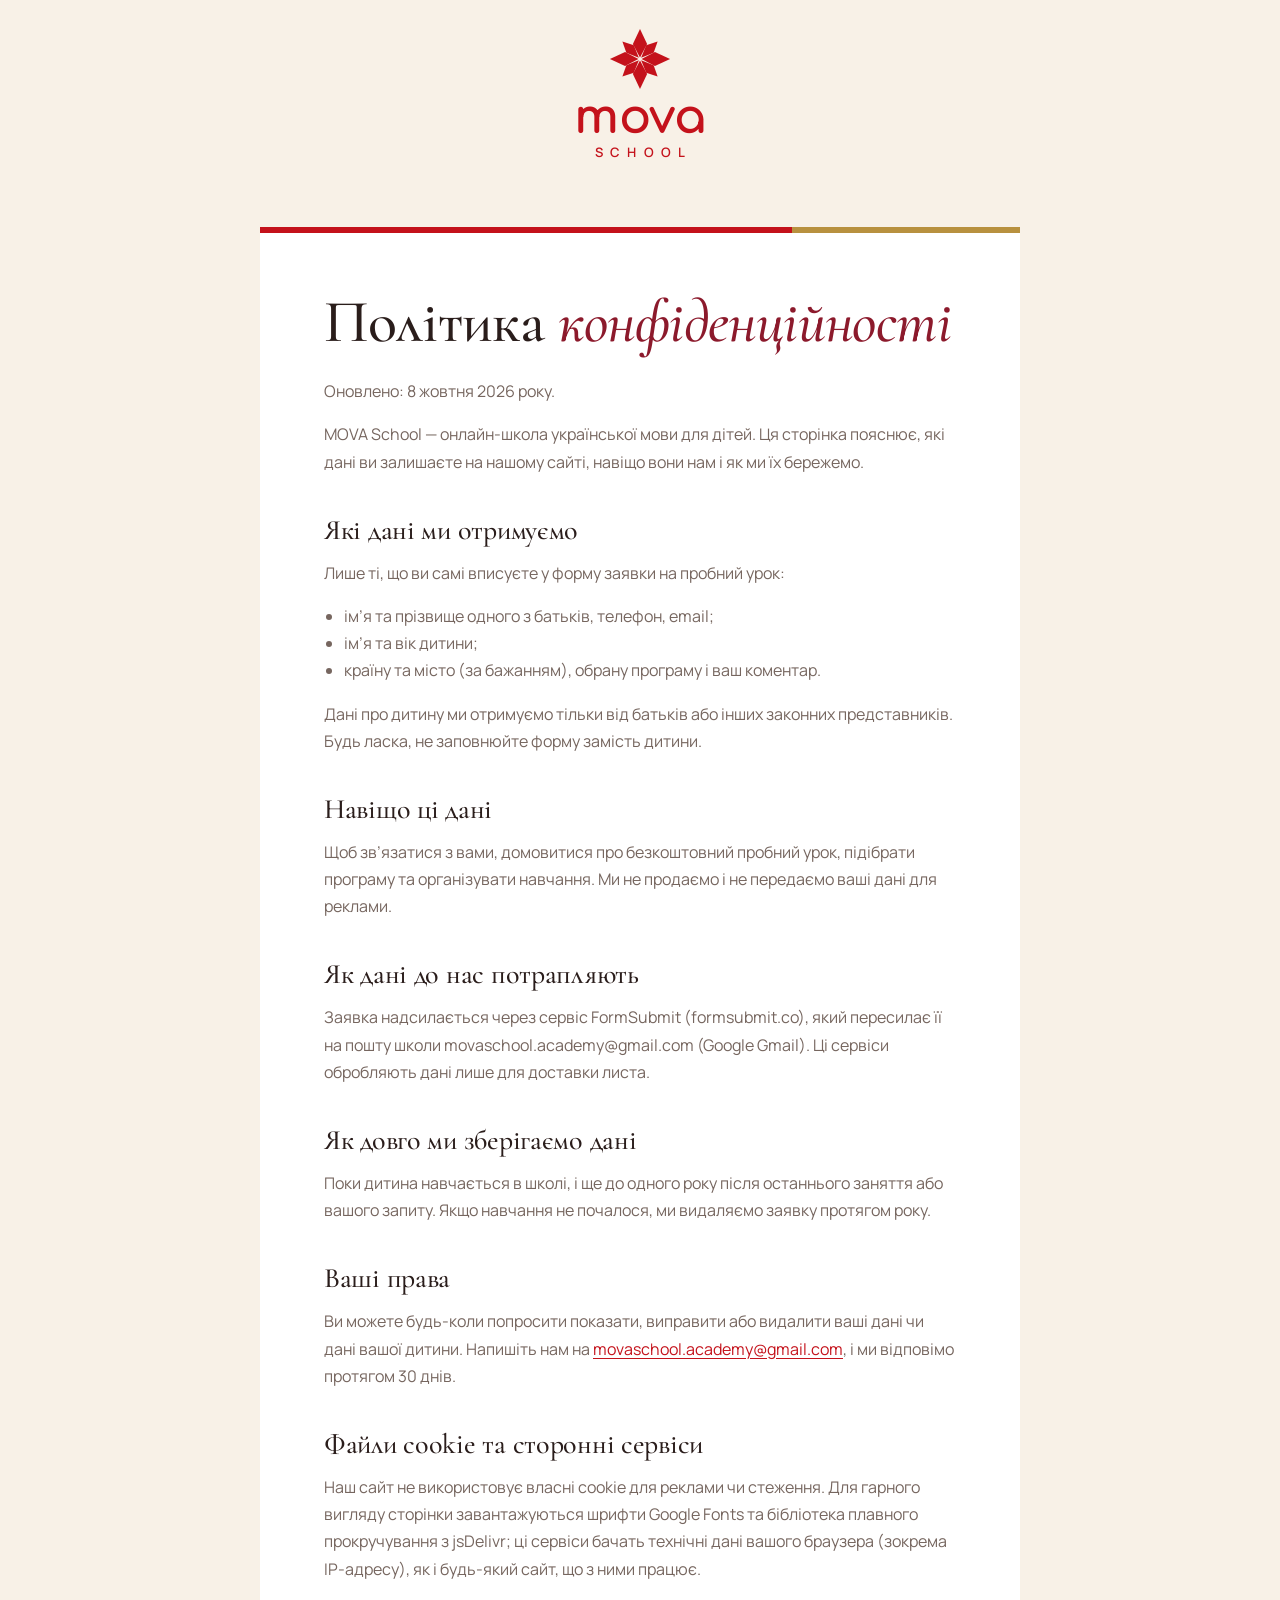
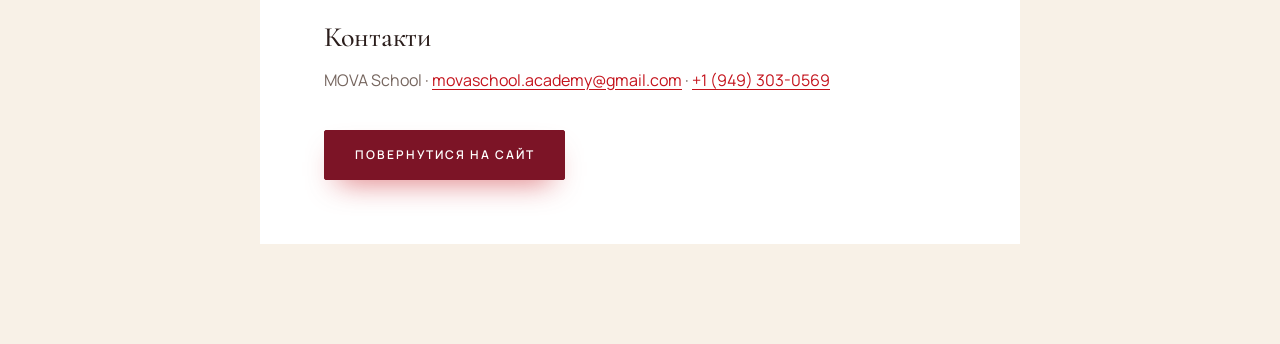
<file: privacy.html>
<!doctype html>
<html lang="uk" data-theme="bordo">
<head>
  <meta charset="utf-8">
  <meta name="viewport" content="width=device-width, initial-scale=1">
  <title>Політика конфіденційності — MOVA School</title>
  <meta name="description" content="Як MOVA School збирає та використовує дані, які батьки залишають у формі заявки.">
  <link rel="icon" href="star.svg" type="image/svg+xml">
  <link rel="preconnect" href="https://fonts.googleapis.com">
  <link rel="preconnect" href="https://fonts.gstatic.com" crossorigin>
  <link href="https://fonts.googleapis.com/css2?family=Cormorant+Garamond:ital,wght@0,400;0,500;0,600;1,400;1,500&family=Manrope:wght@400;500;600;700&family=Comfortaa:wght@700&display=swap" rel="stylesheet">
  <link rel="stylesheet" href="styles.css">
</head>
<body class="page">
  <svg width="0" height="0" style="position:absolute" aria-hidden="true">
    <symbol id="emblem" viewBox="-270 -270 540 540">
      <g fill="currentColor">
        <path d="M14 0L130 62L262 0L130-62Z"/><path d="M14 0L130 62L262 0L130-62Z" transform="rotate(90)"/>
        <path d="M14 0L130 62L262 0L130-62Z" transform="rotate(180)"/><path d="M14 0L130 62L262 0L130-62Z" transform="rotate(270)"/>
        <path d="M14 0L122 46L217 0L122-46Z" transform="rotate(45)"/><path d="M14 0L122 46L217 0L122-46Z" transform="rotate(135)"/>
        <path d="M14 0L122 46L217 0L122-46Z" transform="rotate(225)"/><path d="M14 0L122 46L217 0L122-46Z" transform="rotate(315)"/>
      </g>
    </symbol>
  </svg>

  <header class="page-head">
    <a class="logo" href="index.html" aria-label="MOVA School — на головну">
      <svg class="logo-mark"><use href="#emblem"/></svg>
      <span class="logo-word"><b>mova</b><small>SCHOOL</small></span>
    </a>
  </header>

  <main class="page-main">
    <div class="container">
      <article class="page-card">
        <h1>Політика <em>конфіденційності</em></h1>
        <p>Оновлено: 8 жовтня 2026 року.</p>
        <p>MOVA School — онлайн-школа української мови для дітей. Ця сторінка пояснює, які дані ви залишаєте на нашому сайті, навіщо вони нам і як ми їх бережемо.</p>

        <h2>Які дані ми отримуємо</h2>
        <p>Лише ті, що ви самі вписуєте у форму заявки на пробний урок:</p>
        <ul>
          <li>ім’я та прізвище одного з батьків, телефон, email;</li>
          <li>ім’я та вік дитини;</li>
          <li>країну та місто (за бажанням), обрану програму і ваш коментар.</li>
        </ul>
        <p>Дані про дитину ми отримуємо тільки від батьків або інших законних представників. Будь ласка, не заповнюйте форму замість дитини.</p>

        <h2>Навіщо ці дані</h2>
        <p>Щоб зв’язатися з вами, домовитися про безкоштовний пробний урок, підібрати програму та організувати навчання. Ми не продаємо і не передаємо ваші дані для реклами.</p>

        <h2>Як дані до нас потрапляють</h2>
        <p>Заявка надсилається через сервіс FormSubmit (formsubmit.co), який пересилає її на пошту школи movaschool.academy@gmail.com (Google Gmail). Ці сервіси обробляють дані лише для доставки листа.</p>

        <h2>Як довго ми зберігаємо дані</h2>
        <p>Поки дитина навчається в школі, і ще до одного року після останнього заняття або вашого запиту. Якщо навчання не почалося, ми видаляємо заявку протягом року.</p>

        <h2>Ваші права</h2>
        <p>Ви можете будь-коли попросити показати, виправити або видалити ваші дані чи дані вашої дитини. Напишіть нам на <a href="mailto:movaschool.academy@gmail.com">movaschool.academy@gmail.com</a>, і ми відповімо протягом 30 днів.</p>

        <h2>Файли cookie та сторонні сервіси</h2>
        <p>Наш сайт не використовує власні cookie для реклами чи стеження. Для гарного вигляду сторінки завантажуються шрифти Google Fonts та бібліотека плавного прокручування з jsDelivr; ці сервіси бачать технічні дані вашого браузера (зокрема IP-адресу), як і будь-який сайт, що з ними працює.</p>

        <h2>Контакти</h2>
        <p>MOVA School · <a href="mailto:movaschool.academy@gmail.com">movaschool.academy@gmail.com</a> · <a href="tel:+19493030569">+1 (949) 303-0569</a></p>

        <a class="button" href="index.html">Повернутися на сайт</a>
      </article>
    </div>
  </main>
</body>
</html>
</file>
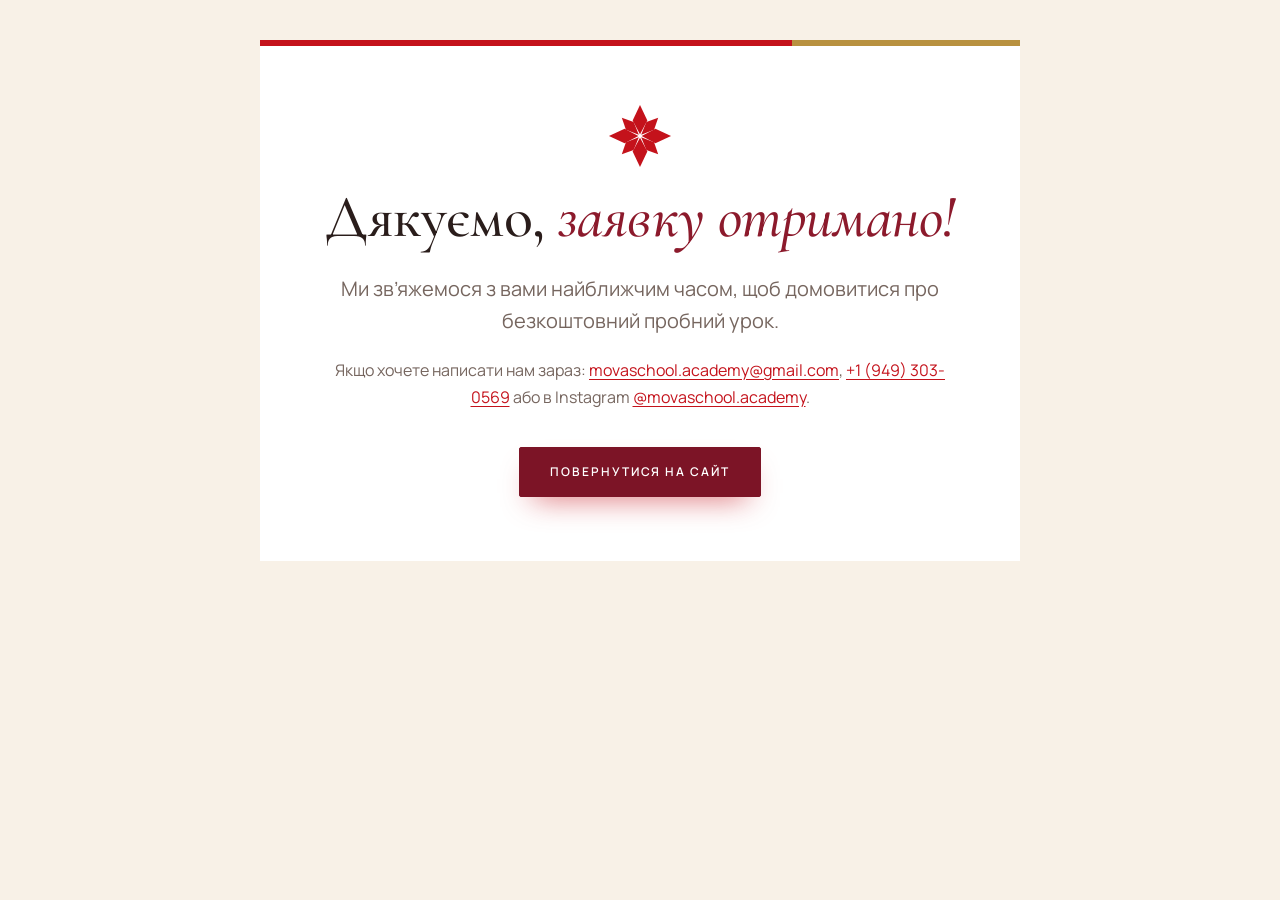
<file: thanks.html>
<!doctype html>
<html lang="uk" data-theme="bordo">
<head>
  <meta charset="utf-8">
  <meta name="viewport" content="width=device-width, initial-scale=1">
  <meta name="robots" content="noindex">
  <title>Дякуємо за заявку — MOVA School</title>
  <link rel="icon" href="star.svg" type="image/svg+xml">
  <link rel="preconnect" href="https://fonts.googleapis.com">
  <link rel="preconnect" href="https://fonts.gstatic.com" crossorigin>
  <link href="https://fonts.googleapis.com/css2?family=Cormorant+Garamond:ital,wght@0,400;0,500;0,600;1,400;1,500&family=Manrope:wght@400;500;600;700&family=Comfortaa:wght@700&display=swap" rel="stylesheet">
  <link rel="stylesheet" href="styles.css">
</head>
<body class="page">
  <svg width="0" height="0" style="position:absolute" aria-hidden="true">
    <symbol id="emblem" viewBox="-270 -270 540 540">
      <g fill="currentColor">
        <path d="M14 0L130 62L262 0L130-62Z"/><path d="M14 0L130 62L262 0L130-62Z" transform="rotate(90)"/>
        <path d="M14 0L130 62L262 0L130-62Z" transform="rotate(180)"/><path d="M14 0L130 62L262 0L130-62Z" transform="rotate(270)"/>
        <path d="M14 0L122 46L217 0L122-46Z" transform="rotate(45)"/><path d="M14 0L122 46L217 0L122-46Z" transform="rotate(135)"/>
        <path d="M14 0L122 46L217 0L122-46Z" transform="rotate(225)"/><path d="M14 0L122 46L217 0L122-46Z" transform="rotate(315)"/>
      </g>
    </symbol>
  </svg>

  <main class="page-main">
    <div class="container">
      <div class="page-card thanks">
        <svg class="logo-mark" aria-hidden="true"><use href="#emblem"/></svg>
        <h1>Дякуємо, <em>заявку отримано!</em></h1>
        <p class="large">Ми зв’яжемося з вами найближчим часом, щоб домовитися про безкоштовний пробний урок.</p>
        <p>Якщо хочете написати нам зараз: <a href="mailto:movaschool.academy@gmail.com">movaschool.academy@gmail.com</a>, <a href="tel:+19493030569">+1 (949) 303-0569</a> або в Instagram <a href="https://instagram.com/movaschool.academy">@movaschool.academy</a>.</p>
        <a class="button" href="index.html">Повернутися на сайт</a>
      </div>
    </div>
  </main>
</body>
</html>
</file>
<file: styles.css>
/* ===== MOVA School — білий · червоний · льон ===== */
:root{
  --red:#c4121b;
  --red-dark:#9c0d15;
  --red-soft:#fbe9e7;
  /* третій колір — змінюється у варіантах нижче */
  --tone:#f6eddc;      /* м’який фон блоків */
  --accent:#b8862b;    /* деталі: номери, ромбики, вишивка */
  --band:var(--red);   /* фон блоку «Три кроки» */
  --band-ink:#fff;
  --white:#fff;
  --ink:#2a1d1b;
  --muted:#76665f;
  --line:rgba(42,29,27,.13);
  --serif:"Cormorant Garamond",Georgia,serif;
  --sans:"Manrope",system-ui,sans-serif;
  --script:"Marck Script",cursive;
  --round:"Comfortaa",var(--sans);
  --ease:cubic-bezier(.2,.7,.2,1);
  /* орнамент «вишивка» */
  --stitch:url("data:image/svg+xml,%3Csvg xmlns='http://www.w3.org/2000/svg' width='32' height='32' viewBox='0 0 32 32'%3E%3Cg fill='%23c4121b'%3E%3Cpath d='M16 4l4 4-4 4-4-4zM16 20l4 4-4 4-4-4zM4 16l4-4 4 4-4 4zM20 16l4-4 4 4-4 4z'/%3E%3C/g%3E%3C/svg%3E");
  --stitch-gold-mask:url("data:image/svg+xml,%3Csvg xmlns='http://www.w3.org/2000/svg' width='32' height='32' viewBox='0 0 32 32'%3E%3Cpath d='M16 4l4 4-4 4-4-4zM16 20l4 4-4 4-4-4zM4 16l4-4 4 4-4 4zM20 16l4-4 4 4-4 4z'/%3E%3Crect x='14' y='14' width='4' height='4'/%3E%3C/svg%3E");
  --stitch-dots:url("data:image/svg+xml,%3Csvg xmlns='http://www.w3.org/2000/svg' width='32' height='32' viewBox='0 0 32 32'%3E%3Cpath d='M16 12l4 4-4 4-4-4z'/%3E%3Crect x='0' y='0' width='3' height='3'/%3E%3Crect x='29' y='29' width='3' height='3'/%3E%3Crect x='29' y='0' width='3' height='3'/%3E%3Crect x='0' y='29' width='3' height='3'/%3E%3C/svg%3E");
  --stitch-light:url("data:image/svg+xml,%3Csvg xmlns='http://www.w3.org/2000/svg' width='32' height='32' viewBox='0 0 32 32'%3E%3Cg fill='%23ffffff' fill-opacity='.85'%3E%3Cpath d='M16 4l4 4-4 4-4-4zM16 20l4 4-4 4-4-4zM4 16l4-4 4 4-4 4zM20 16l4-4 4 4-4 4z'/%3E%3Crect x='14' y='14' width='4' height='4'/%3E%3C/g%3E%3C/svg%3E");
}

/* ---------- варіанти третього кольору ---------- */
[data-theme="gold"]  {--tone:#f6eddc;--accent:#b8862b;--band:var(--red);--band-ink:#fff}
[data-theme="sky"]   {--tone:#e8f0f8;--accent:#2d5f93;--band:#2d5f93;--band-ink:#fff}
[data-theme="green"] {--tone:#edf1e5;--accent:#4d7a49;--band:#4d7a49;--band-ink:#fff}
[data-theme="blush"] {--tone:#fbe9e5;--accent:#e0786a;--band:#f6d5ce;--band-ink:var(--ink)}
[data-theme="sun"]   {--tone:#fdf3d4;--accent:#e9a514;--band:#f4bd2f;--band-ink:var(--ink)}
/* преміальні: насичений колір + золото + слонова кістка */
[data-theme="bordo"]   {--tone:#f8f1e7;--accent:#b8913f;--band:#5c0e1a;--band-ink:#f8efe3;--deep:#5c0e1a;--btn:#7c1426;--btn-dark:#5c0e1a;--emph:#8c1a2c}
[data-theme="emerald"] {--tone:#f4f1e8;--accent:#b8913f;--band:#0e463a;--band-ink:#f4efe3;--deep:#0e463a}
[data-theme="sapphire"]{--tone:#f3f1ec;--accent:#b8913f;--band:#15305a;--band-ink:#f3efe6;--deep:#15305a}

*{box-sizing:border-box}
html.lenis,html.lenis body{height:auto}
.lenis.lenis-smooth{scroll-behavior:auto!important}
body{margin:0;background:var(--white);color:var(--ink);font:400 16px/1.7 var(--sans);-webkit-font-smoothing:antialiased;overflow-x:hidden}
a{color:inherit;text-decoration:none}
img{max-width:100%;display:block}
.container{width:min(1200px,calc(100% - 64px));margin-inline:auto;position:relative;z-index:1}

/* ---------- типографіка ---------- */
h1,h2,h3{font-family:var(--serif);font-weight:500;letter-spacing:-.01em;margin:0}
h1 em,h2 em{font-style:italic;color:var(--emph,var(--red))}
h2{font-size:clamp(42px,5.2vw,76px);line-height:1}
.label{display:flex;align-items:center;gap:14px;margin:0 0 28px;font:600 11px/1 var(--sans);letter-spacing:.28em;text-transform:uppercase;color:var(--red)}
.label .num{font-family:var(--serif);font-size:15px;letter-spacing:0;font-style:italic;color:var(--accent)}
.label .num::after{background:var(--accent)!important}
.label .num::after{content:"";display:inline-block;width:42px;height:1px;background:currentColor;opacity:.5;vertical-align:middle;margin-left:14px}
.large{font-size:20px;line-height:1.6}
.prose p{color:var(--muted)}
.prose .large{color:var(--ink)}
blockquote{margin:36px 0 0;padding:6px 0 6px 26px;border-left:3px solid var(--accent);font:400 30px/1.25 var(--script);color:var(--red)}

/* ---------- кнопки ---------- */
.button{display:inline-flex;align-items:center;justify-content:center;gap:12px;border:1px solid var(--btn,var(--red));background:var(--btn,var(--red));color:#fff;padding:18px 30px;font:600 12px/1 var(--sans);letter-spacing:.16em;text-transform:uppercase;cursor:pointer;border-radius:2px;box-shadow:0 14px 30px -14px rgba(196,18,27,.7);transition:background .3s,color .3s,border-color .3s,transform .3s var(--ease),box-shadow .3s}
.button:hover{background:var(--btn-dark,var(--red-dark));border-color:var(--btn-dark,var(--red-dark));transform:translateY(-2px);box-shadow:0 18px 34px -14px rgba(196,18,27,.8)}
.button.white{background:#fff;color:var(--red);border-color:#fff;box-shadow:none}
.button.white:hover{background:transparent;color:#fff}
.button-small{padding:13px 20px;font-size:11px}
.text-link{font:600 12px/1 var(--sans);letter-spacing:.16em;text-transform:uppercase;border-bottom:1px solid currentColor;padding-bottom:6px}
.text-link span{display:inline-block;transition:transform .3s var(--ease)}
.text-link:hover span{transform:translateX(5px)}

/* ---------- логотип ---------- */
.logo{display:flex;flex-direction:column;align-items:center;gap:6px} /* як в оригінальному логотипі: зірочка зверху, напис під нею */
.logo-mark{width:62px;height:62px;flex:none;color:var(--red);transition:transform .8s var(--ease),width .4s,height .4s}
.logo:hover .logo-mark{transform:rotate(45deg)}
.logo-word{display:flex;flex-direction:column;align-items:center;line-height:1;color:var(--red)}
.logo-word b{transition:font-size .4s;font:700 48px/.9 var(--round);letter-spacing:-.01em}
.logo-word small{font:600 13px/1 var(--sans);letter-spacing:.55em;margin-top:7px;padding-left:.55em}

/* ---------- шапка ---------- */
.site-header{position:fixed;inset:0 0 auto;z-index:50;color:var(--ink);transition:background .4s,box-shadow .4s}
.site-header.scrolled{background:rgba(255,255,255,.9);backdrop-filter:blur(14px);-webkit-backdrop-filter:blur(14px);box-shadow:0 1px 0 var(--line)}
.nav-wrap{height:168px;display:flex;align-items:center;gap:40px;transition:height .4s}
.scrolled .nav-wrap{height:96px}
.scrolled .nav-wrap .logo-mark{width:32px;height:32px}
.scrolled .nav-wrap .logo-word b{font-size:30px}
.nav-wrap nav{display:flex;gap:34px;margin-left:auto}
.nav-wrap nav a{font:600 11px/1 var(--sans);letter-spacing:.2em;text-transform:uppercase;opacity:.75;position:relative;padding:6px 0;transition:opacity .3s,color .3s}
.nav-wrap nav a::after{content:"";position:absolute;left:0;right:100%;bottom:0;height:1px;background:var(--red);transition:right .4s var(--ease)}
.nav-wrap nav a:hover{opacity:1;color:var(--red)}
.nav-wrap nav a:hover::after{right:0}
.burger{display:none;background:none;border:0;width:40px;height:40px;cursor:pointer;color:inherit;position:relative}
.burger span{position:absolute;left:9px;right:9px;height:1.5px;background:currentColor;transition:transform .3s}
.burger span:first-child{top:16px}.burger span:last-child{top:23px}
.menu-open .burger span:first-child{transform:translateY(3.5px) rotate(45deg)}
.menu-open .burger span:last-child{transform:translateY(-3.5px) rotate(-45deg)}

/* ---------- HERO ---------- */
.hero{position:relative;background:linear-gradient(180deg,var(--white) 0%,var(--tone) 100%);padding:200px 0 0;overflow:hidden;min-height:100vh;display:flex;flex-direction:column}
.hero-glow{position:absolute;inset:0;pointer-events:none;background:radial-gradient(42% 50% at 72% 44%,rgba(196,18,27,.10),transparent 70%),radial-gradient(40% 50% at 8% 100%,color-mix(in srgb,var(--accent) 22%,transparent),transparent 70%)}
.hero .label{color:var(--muted);margin-top:24px} /* не червоним, щоб не зливалось з «SCHOOL» у логотипі */
.hero-grid{flex:1;display:grid;grid-template-columns:1.05fr .95fr;align-items:center;gap:40px}
.hero h1{font-size:clamp(50px,6.2vw,96px);line-height:.98;font-weight:400;margin:0 0 32px}
.lead{max-width:520px;color:var(--muted);font-size:19px;margin:0}
.hero-actions{display:flex;align-items:center;gap:36px;margin:44px 0 26px;flex-wrap:wrap}
.mini-note{font-size:12px;letter-spacing:.04em;color:var(--muted);margin:0;display:flex;flex-wrap:wrap;align-items:center;gap:10px 14px}
.free-pill{display:inline-flex;align-items:center;gap:8px;background:var(--red-soft);color:var(--red);font-weight:700;letter-spacing:.06em;padding:7px 14px;border-radius:999px;border:1px solid rgba(196,18,27,.2)}
.free-pill::before{content:"";width:7px;height:7px;background:var(--accent);transform:rotate(45deg)}

.hero-visual{position:relative;display:flex;flex-direction:column;align-items:center}
.stage{position:relative;width:100%;aspect-ratio:1/0.9;max-height:62vh}
/* перший екран: діти в полях — повільне наближення і м'яка зміна кадрів (8 фото × 6 с) */
/* фото — фон усього першого екрана; світла вуаль зліва, щоб читався текст, і знизу — плавний перехід до смужки переваг */
.hero{--veil:color-mix(in srgb,var(--tone) 45%,#fff)}
.hero-photos{position:absolute;inset:0 0 0 22%;z-index:0;overflow:hidden}
.hero:has(.hero-photos){background:var(--veil)}
.hero-photos::after{content:"";position:absolute;inset:0;
  background:linear-gradient(90deg,var(--veil) 0%,color-mix(in srgb,var(--veil) 92%,transparent) 26%,color-mix(in srgb,var(--veil) 55%,transparent) 40%,transparent 56%),
             linear-gradient(to top,var(--tone) 0,color-mix(in srgb,var(--tone) 85%,transparent) 14%,transparent 34%),
             linear-gradient(to bottom,color-mix(in srgb,var(--veil) 70%,transparent) 0,transparent 18%)}
.hero:has(.hero-photos) .hero-glow{display:none}.hero-photos img{position:absolute;inset:0;width:100%;height:100%;object-fit:cover;object-position:62% 50%;opacity:0;
  animation:hero-fade 48s linear calc(var(--i) * 6s - 1.5s) infinite,hero-drift 48s linear calc(var(--i) * 6s - 1.5s) infinite}
@keyframes hero-fade{0%{opacity:0}3.125%{opacity:1}12.5%{opacity:1}15.625%{opacity:0}100%{opacity:0}}
@keyframes hero-drift{0%{transform:scale(var(--from,1.0))}15.625%{transform:scale(var(--to,1.08))}100%{transform:scale(var(--to,1.08))}}
.hero-photos img:nth-child(even){--from:1.08;--to:1.0}
.hero-visual .kid-doodles{display:none} /* малюнки поверх живого фото виглядали штучно */
@media (prefers-reduced-motion:reduce){
  .hero-photos img{animation:none}
  .hero-photos img:first-child{opacity:1}
}.wordmark{display:flex;flex-direction:column;align-items:center;margin-top:-2%;pointer-events:none;color:var(--red)}
.wm-mova{font:700 clamp(64px,8vw,120px)/.9 var(--round);letter-spacing:-.01em;
  text-shadow:0 1px 0 #b10f18,0 2px 0 #a20e16,0 3px 0 #930c14,0 4px 0 #840b12,0 5px 0 #750a10,0 6px 0 #66080e,0 16px 26px rgba(120,10,16,.28)}
.wm-school{font:500 clamp(13px,1.35vw,19px)/1 var(--sans);letter-spacing:.75em;padding-left:.75em;margin-top:16px}

.feature-strip{display:grid;grid-template-columns:repeat(4,1fr);margin-top:70px;border-top:1px solid var(--line)}
.feature-strip article{padding:30px 28px 38px 0;border-right:1px solid var(--line)}
.feature-strip article+article{padding-left:28px}
.feature-strip article:last-child{border-right:0}
.feature-strip span{font:italic 500 15px/1 var(--serif);color:var(--accent)}
.feature-strip h3{font-size:24px;line-height:1.15;margin:12px 0 6px}
.feature-strip p{margin:0;font-size:13px;color:var(--muted)}

/* ---------- бігучий рядок ---------- */
.marquee{overflow:hidden;background:var(--tone);border-block:1px solid var(--line);padding:34px 0}
.marquee-track{display:flex;width:max-content;animation:marquee 38s linear infinite}
.marquee:hover .marquee-track{animation-play-state:paused}
.marquee span{font:italic 400 clamp(40px,5vw,72px)/1 var(--serif);white-space:nowrap;padding-right:48px;display:flex;align-items:center;gap:48px}
.marquee span::after{content:"";width:18px;height:18px;flex:none;background:var(--accent);transform:rotate(45deg)}
.marquee span:nth-child(even){color:var(--red)}
@keyframes marquee{to{transform:translateX(-50%)}}
@media (prefers-reduced-motion:reduce){.marquee-track{animation:none}}

/* ---------- орнамент ---------- */
.ornament{position:relative;height:32px;background:var(--stitch) center/32px repeat-x}
.ornament::after{content:"";position:absolute;inset:0;background:var(--accent);-webkit-mask:var(--stitch-dots) center/32px repeat-x;mask:var(--stitch-dots) center/32px repeat-x}
.ornament.light{background-image:var(--stitch-light);opacity:.75}
.ornament.light::after{background:color-mix(in srgb,var(--accent) 60%,#fff)}

/* ---------- секції ---------- */
.section{padding:140px 0;position:relative;overflow:hidden}
.two-col{display:grid;grid-template-columns:.85fr 1.15fr;gap:110px}
.aligned{align-items:center}
.narrow{max-width:880px}
.section-heading{display:flex;align-items:flex-end;justify-content:space-between;gap:60px;margin-bottom:70px}
.section-heading>p{max-width:380px;color:var(--muted);margin:0}
.about{background:var(--white)}
.about h2{font-weight:400}

/* червоний акцентний блок */
.accent{background:var(--band);color:var(--band-ink)}
.accent .label,.accent .label .num{color:var(--band-ink)}
.accent .label .num::after{background:var(--band-ink)!important}
.accent h2 em{color:var(--band-ink);opacity:.8}
[data-theme="blush"] .accent h2 em,[data-theme="sun"] .accent h2 em{color:var(--red);opacity:1}
.accent p{color:var(--band-ink);opacity:.85}

/* курси */
.courses{background:var(--white)}
.course-list{border-top:1px solid var(--line)}
.course{position:relative;display:grid;grid-template-columns:90px 1fr 180px 60px;align-items:start;gap:30px;padding:40px 0;border-bottom:1px solid var(--line);transition:background .4s,padding .4s var(--ease)}
.course::before{content:"";position:absolute;left:0;top:-1px;height:2px;width:0;background:var(--red);transition:width .6s var(--ease)}
.course:hover::before{width:100%}
.course:hover{padding-left:18px;background:linear-gradient(90deg,var(--red-soft),transparent)}
.c-num{font:italic 500 22px/1.4 var(--serif);color:var(--accent)}
.c-main h3{font-size:clamp(30px,3.2vw,44px);line-height:1.05;margin-bottom:10px}
.c-main p{margin:0;color:var(--muted);max-width:520px}
.levels{list-style:none;padding:0;margin:20px 0 0;display:flex;flex-wrap:wrap;gap:8px;counter-reset:lv}
.levels li{counter-increment:lv;font-size:12px;letter-spacing:.04em;border:1px solid var(--line);padding:7px 14px;border-radius:999px;background:#fff}
.levels li::before{content:counter(lv) " · ";color:var(--accent);font-weight:700}
.c-tag{font:600 10px/1.4 var(--sans);letter-spacing:.22em;text-transform:uppercase;color:var(--muted);padding-top:12px}
.c-link{width:52px;height:52px;border:1px solid var(--line);border-radius:50%;display:grid;place-items:center;font-size:18px;color:var(--red);transition:background .3s,color .3s,border-color .3s,transform .4s var(--ease)}
.c-link::after{content:"";position:absolute;inset:0}
.course:hover .c-link{background:var(--red);color:#fff;border-color:var(--red);transform:rotate(-45deg)}
.center-note{text-align:center;margin:56px auto 0;color:var(--muted);font:italic 400 22px/1.4 var(--serif)}

/* кроки */
.steps h2{max-width:720px}
.step-grid{display:grid;grid-template-columns:repeat(3,1fr);margin-top:80px;border:1px solid color-mix(in srgb,var(--band-ink) 30%,transparent)}
.step-grid article{padding:44px 40px 54px;border-right:1px solid color-mix(in srgb,var(--band-ink) 30%,transparent);transition:background .4s}
.step-grid article:last-child{border-right:0}
.step-grid article:hover{background:color-mix(in srgb,var(--band-ink) 7%,transparent)}
.step-grid b{font:600 10px/1 var(--sans);letter-spacing:.28em;text-transform:uppercase;opacity:.8}
.step-grid h3{font-size:38px;margin:56px 0 12px}
.step-grid p{margin:0}

/* підхід */
.approach{background:var(--tone)}
.approach-art{display:flex;justify-content:center}
.frame{position:relative;width:min(100%,440px);aspect-ratio:1;background:#fff;display:flex;flex-direction:column;align-items:center;justify-content:center;text-align:center;padding:40px;box-shadow:0 40px 80px -40px rgba(120,10,16,.35)}
.frame::before{content:"";position:absolute;inset:14px;border:1px solid var(--accent);opacity:.6}
.frame::after{content:"";position:absolute;left:14px;right:14px;bottom:30px;height:32px;background:var(--stitch) center/32px repeat-x;opacity:.8}
.frame span{font:400 230px/.9 var(--serif);color:var(--red);margin-top:-20px}
.frame p{font:400 28px/1.15 var(--script);color:var(--red);margin:0 0 40px}

/* засновниці — квадратні фото */
.founders{background:var(--white)}
.founder-grid{display:grid;grid-template-columns:1fr 1fr;gap:40px}
.founder-grid article{display:flex;flex-direction:column;gap:28px}
.portrait{position:relative;aspect-ratio:1;background:var(--tone);overflow:hidden;display:grid;place-items:center}
.portrait::after{content:"";position:absolute;inset:14px;border:1px solid rgba(255,255,255,.7);pointer-events:none}
.portrait img{position:absolute;inset:0;width:100%;height:100%;object-fit:cover;transition:transform 1.2s var(--ease)}
.founder-grid article:hover .portrait img{transform:scale(1.04)}
.portrait span{font:400 96px/1 var(--serif);color:var(--red);opacity:.5}
.founder-grid h3{font-size:38px;line-height:1.1}
.role{margin:8px 0 16px;font:600 10px/1.4 var(--sans);letter-spacing:.22em;text-transform:uppercase;color:var(--red)}
.quote{margin:0;font:400 23px/1.3 var(--script);color:var(--ink)}

/* фото в інтерфейсі (додано 2026-10-07) */
.kids-row{display:flex;align-items:center;gap:16px;margin-top:24px}
.avatars{display:flex;flex:none}
.avatars img{width:48px;height:48px;border-radius:50%;object-fit:cover;border:3px solid #fff;box-shadow:0 8px 16px -8px rgba(92,14,26,.5);margin-left:-14px}
.avatars img:first-child{margin-left:0}
.kids-row p{margin:0;font:400 21px/1.15 var(--script);color:var(--emph,var(--red))}

.about-photos{position:relative;margin-top:90px;height:clamp(300px,34vw,440px)}
.polaroid{position:absolute;margin:0;background:#fff;padding:10px 10px 46px;box-shadow:0 30px 60px -28px rgba(92,14,26,.45);transition:transform .8s var(--ease)}
.polaroid img{display:block;width:100%;height:100%;object-fit:cover}
.polaroid figcaption{position:absolute;left:0;right:0;bottom:12px;text-align:center;font:400 21px/1 var(--script);color:var(--emph,var(--red))}
.polaroid.p1{left:0;top:10%;width:20%;height:80%;transform:rotate(-5deg)}
.polaroid.p2{left:18.5%;top:0;width:20%;height:84%;transform:rotate(3deg)}
.polaroid.p3{left:37%;top:24%;width:27%;height:64%;transform:rotate(-2deg)}
.polaroid.p4{left:62%;top:2%;width:19%;height:68%;transform:rotate(4deg)}
.polaroid.p5{right:0;top:36%;width:23%;height:58%;transform:rotate(-3deg)}

/* курси: фото з'являється біля курсора; на телефоні — просто під описом */
.c-photo{grid-column:2/-1;width:100%;max-width:520px;aspect-ratio:16/9;object-fit:cover}
@media (hover:hover) and (pointer:fine){
  .c-photo{position:absolute;top:50%;left:var(--mx,62%);width:230px;max-width:none;aspect-ratio:4/5;border:8px solid #fff;
    box-shadow:0 30px 60px -24px rgba(92,14,26,.5);pointer-events:none;z-index:3;opacity:0;
    transform:translate(-50%,-50%) rotate(-4deg) scale(.85);transition:opacity .35s var(--ease),transform .5s var(--ease)}
  .course:hover .c-photo{opacity:1;transform:translate(-50%,-50%) rotate(-4deg) scale(1)}
}
@media (prefers-reduced-motion:reduce){.c-photo{transition:none}}
/* на телефонах і планшетах (без мишки) фото біля програм не показуємо — там вони стояли б нерухомо */
@media (hover:none),(pointer:coarse){.course .c-photo{display:none}}
.polaroid:hover{transform:rotate(0) scale(1.02);z-index:2}


.photo-frame{aspect-ratio:4/5;padding:14px 14px 0;justify-content:flex-start}
.photo-frame img{display:block;width:100%;flex:1;min-height:0;object-fit:cover}
.photo-frame p{margin:22px 0 74px}


@media (max-width:640px){
  .about-photos{height:auto;display:flex;flex-wrap:wrap;justify-content:center;gap:18px 12px;margin-top:60px}
  .about-photos .polaroid{position:relative;left:auto;right:auto;top:auto;width:46%;height:230px}
  .c-photo{grid-column:1/-1}
}
@media (prefers-reduced-motion:reduce){.polaroid{transition:none}.polaroid:hover{transform:none}}

/* діти-білінгви */
.bilingual{background:var(--white)}
.bi-head{display:grid;grid-template-columns:1.1fr .9fr;gap:70px;align-items:center;margin-bottom:80px}
.bi-lead{max-width:540px;color:var(--ink);margin:30px 0 0}
.hello-cloud{display:flex;flex-wrap:wrap;justify-content:center;align-items:baseline;gap:6px 26px;text-align:center}
.hello-cloud span{font:italic 400 clamp(24px,2.6vw,36px)/1.3 var(--serif);color:var(--muted);opacity:.5}
.hello-cloud span:nth-child(2),.hello-cloud span:nth-child(6){opacity:.32}
.hello-cloud b{flex-basis:100%;font:400 clamp(72px,9vw,132px)/1.1 var(--script);color:var(--emph,var(--red));transform:rotate(-4deg)}
.bi-points{display:grid;grid-template-columns:repeat(3,1fr);gap:48px;border-top:1px solid var(--line);padding-top:48px}
.bi-mark{display:block;width:22px;height:22px;color:var(--accent);margin-bottom:22px}
.bi-points h3{font-size:30px;line-height:1.1;margin-bottom:12px}
.bi-points p{margin:0;color:var(--muted)}
@media (max-width:1020px){.bi-head{grid-template-columns:1fr;gap:40px}}
@media (max-width:640px){.bi-points{grid-template-columns:1fr;gap:36px}.bi-head{margin-bottom:50px}}

/* FAQ */
.faq{background:var(--tone)}
.faq h2{margin-bottom:60px}
.faq-list{border-top:1px solid var(--line)}
.faq details{border-bottom:1px solid var(--line)}
.faq summary{cursor:pointer;list-style:none;display:flex;justify-content:space-between;align-items:center;gap:30px;padding:28px 0;font:500 clamp(21px,2.2vw,27px)/1.25 var(--serif);transition:color .3s}
.faq summary::-webkit-details-marker{display:none}
.faq summary:hover{color:var(--red)}
.faq summary::after{content:"+";flex:0 0 40px;height:40px;border:1px solid var(--line);border-radius:50%;display:grid;place-items:center;font:300 22px/1 var(--sans);color:var(--red);background:#fff;transition:transform .4s var(--ease),background .3s,color .3s}
.faq details[open] summary::after{transform:rotate(45deg);background:var(--red);color:#fff;border-color:var(--red)}
.faq details p{margin:0;padding:0 70px 30px 0;color:var(--muted)}

/* CTA */
.cta-band{background:var(--deep,var(--red));color:#fff;padding:24px 0}
/* фото родини — праворуч на всю висоту блоку, щоб обличчя не обрізались; зліва плавно переходить у бордо */
.cta-band{background:
  linear-gradient(90deg,var(--deep,var(--red)) 0%,var(--deep,var(--red)) 42%,color-mix(in srgb,var(--deep,var(--red)) 78%,transparent) 62%,color-mix(in srgb,var(--deep,var(--red)) 62%,transparent) 100%),
  url("photos/family-vyshyvanka.jpg") right center/auto 100% no-repeat,
  var(--deep,var(--red))}
.cta-band .cta-inner{flex-direction:column;align-items:flex-start;justify-content:center;gap:30px;min-height:340px}
.cta-band .cta-inner h2{max-width:min(640px,55%)}
@media (max-width:640px){.cta-band .cta-inner h2{max-width:none}}
.cta-inner{display:flex;align-items:center;justify-content:space-between;gap:50px;padding:70px 0}
.cta-band h2{font-size:clamp(38px,4.6vw,66px);max-width:740px;font-weight:400}
.cta-band h2 em{color:#fff;opacity:.85}
.cta-side{display:flex;flex-direction:column;align-items:flex-start;gap:16px;flex:none}
.cta-free{font:400 26px/1 var(--script)}

/* форма */
.trial{background:var(--white)}
.trial-grid{display:grid;grid-template-columns:.9fr 1.1fr;gap:110px}
.free-big{font:500 clamp(28px,3vw,38px)/1.2 var(--serif);margin:26px 0 18px;color:var(--ink)}
.free-big b{font-weight:700;font-style:normal;text-transform:uppercase;letter-spacing:.04em;color:var(--emph,var(--red))}
.trial .large{color:var(--muted)}
.contacts{margin:48px 0 0;display:grid;gap:26px}
.contacts dt{font:600 10px/1 var(--sans);letter-spacing:.26em;text-transform:uppercase;color:var(--muted);margin-bottom:8px}
.contacts dd{margin:0;font:400 22px/1.3 var(--serif)}
.contacts a:hover{color:var(--red)}
form{background:var(--tone);padding:48px;position:relative}
form::before{content:"";position:absolute;left:0;right:0;top:0;height:6px;background:linear-gradient(90deg,var(--red) 0 70%,var(--accent) 70%)}
form label{display:block;font:600 10px/1 var(--sans);letter-spacing:.22em;text-transform:uppercase;color:var(--muted);margin-bottom:30px}
.form-row{display:grid;grid-template-columns:1fr 1fr;gap:30px}
input,select,textarea{display:block;width:100%;margin-top:10px;background:transparent;border:0;border-bottom:1px solid rgba(42,29,27,.25);border-radius:0;padding:10px 0;color:var(--ink);font:400 16px/1.4 var(--sans);letter-spacing:0;text-transform:none;transition:border-color .3s}
textarea{resize:vertical}
select{appearance:none;-webkit-appearance:none;background:url("data:image/svg+xml,%3Csvg xmlns='http://www.w3.org/2000/svg' width='12' height='8'%3E%3Cpath d='M1 1l5 5 5-5' fill='none' stroke='%23c4121b' stroke-width='1.5'/%3E%3C/svg%3E") right center no-repeat}
input::placeholder,textarea::placeholder{color:rgba(42,29,27,.35)}
input:focus,select:focus,textarea:focus{outline:0;border-bottom-color:var(--red)}
form .button{width:100%;margin-top:10px}
form small{display:block;margin-top:18px;font-size:11px;color:var(--muted);text-align:center}
form small a,.copyright a{text-decoration:underline;text-underline-offset:3px}
.honey{position:absolute!important;left:-9999px;width:1px;height:1px;opacity:0}

/* окремі сторінки: подяка, політика конфіденційності */
.page{min-height:100vh;display:flex;flex-direction:column;background:var(--tone)}
.page-head{padding:28px 0;display:flex;justify-content:center}
.page-main{flex:1;padding:40px 0 100px}
.page-card{max-width:760px;margin-inline:auto;background:#fff;padding:clamp(28px,5vw,64px);position:relative}
.page-card::before{content:"";position:absolute;left:0;right:0;top:0;height:6px;background:linear-gradient(90deg,var(--red) 0 70%,var(--accent) 70%)}
.page-card h1{font-size:clamp(38px,5vw,60px);line-height:1.05;margin-bottom:24px}
.page-card h2{font-size:28px;margin:40px 0 10px}
.page-card p,.page-card li{color:var(--muted)}
.page-card ul{padding-left:20px}
.page-card a{color:var(--red);text-decoration:underline;text-underline-offset:3px}
.page-card .button{color:#fff;text-decoration:none;margin-top:20px}
.thanks{text-align:center}
.thanks .logo-mark{width:64px;height:64px;margin:0 auto 18px;display:block}

/* футер */
footer{background:var(--deep,var(--red));color:rgba(255,255,255,.85);padding:0 0 28px}
footer .ornament{margin-bottom:80px}
footer .logo-mark,footer .logo-word{color:#fff}
.footer-grid{display:grid;grid-template-columns:1.3fr .7fr 1fr;gap:60px}
.footer-tag{max-width:280px;margin:22px 0 0;font:italic 400 19px/1.4 var(--serif);color:rgba(255,255,255,.8)}
.footer-grid>div{display:flex;flex-direction:column;gap:12px}
.footer-grid h3{font:600 10px/1 var(--sans);letter-spacing:.26em;text-transform:uppercase;color:#fff;margin-bottom:8px}
.footer-grid a{font-size:14px;transition:opacity .3s}
.footer-grid div a:hover{opacity:.7}
.copyright{display:flex;justify-content:space-between;margin-top:70px;padding-top:24px;border-top:1px solid rgba(255,255,255,.25);font-size:11px;letter-spacing:.12em;text-transform:uppercase;color:rgba(255,255,255,.65)}

/* ---------- дитячі малюнки ---------- */
/* підкреслення «дітей», ніби намальоване від руки */
.scribble{position:relative;display:inline-block;white-space:nowrap}
.scribble svg{position:absolute;left:-2%;bottom:-.06em;width:104%;height:.22em;overflow:visible}
.scribble path{fill:none;stroke:var(--accent);stroke-width:5;stroke-linecap:round;stroke-dasharray:260;stroke-dashoffset:260;animation:draw 1.2s .9s var(--ease) forwards}
@keyframes draw{to{stroke-dashoffset:0}}

/* літачок і зірочки навколо емблеми */
.kid-doodles{position:absolute;inset:0;pointer-events:none}

.plane{position:absolute;width:clamp(120px,14vw,190px);left:14%;bottom:8%;overflow:visible;animation:glide 6s ease-in-out infinite}
.plane .trail{fill:none;stroke:var(--accent);stroke-width:2.5;stroke-linecap:round;stroke-dasharray:2 9}
.plane .wing{fill:#fff;stroke:var(--red);stroke-width:3;stroke-linejoin:round}
@keyframes glide{50%{transform:translate(8px,-10px) rotate(-3deg)}}

.spark{position:absolute;color:var(--accent);animation:twinkle 2.8s ease-in-out infinite}
.s1{width:22px;height:22px;left:28%;top:2%}
.s2{width:14px;height:14px;right:24%;top:24%;animation-delay:-1s}
.s3{width:18px;height:18px;right:12%;bottom:22%;animation-delay:-2s;color:#3a78c2}
.s4{width:20px;height:20px;left:22%;top:40%;color:var(--red);animation-name:beat}
@keyframes twinkle{50%{transform:scale(.55) rotate(45deg);opacity:.6}}
@keyframes beat{50%{transform:scale(1.25)}}

/* малюнки біля курсів */
.c-side{display:flex;flex-direction:column;gap:16px}
.c-art{width:64px;height:64px;color:var(--red);fill:none;stroke:currentColor;stroke-width:2.4;stroke-linecap:round;stroke-linejoin:round;overflow:visible;transition:transform .6s var(--ease)}
.c-art .fill{fill:var(--tone);stroke:none}
.c-art .fill2{fill:#f2b821;stroke:currentColor}
.c-art .dot{fill:currentColor;stroke:none}
.c-art .dash{stroke:var(--accent);stroke-dasharray:3 6}
.c-art .star,.c-art .tiny{fill:var(--accent);stroke:none}
.c-art text{fill:currentColor;stroke:none;font:700 18px var(--round)}
.course:hover .c-art{transform:rotate(-8deg) scale(1.12)}

/* олівчик у «Про школу» */
.pencil-doodle{display:block;width:min(100%,260px);margin-top:44px;overflow:visible}
.pencil-doodle .squiggle{fill:none;stroke:var(--red);stroke-width:3;stroke-linecap:round;stroke-dasharray:300;stroke-dashoffset:300;transition:stroke-dashoffset 2s .4s var(--ease)}
.pencil-doodle.in .squiggle{stroke-dashoffset:0}
.p-body{fill:#f2b821;stroke:#5c0e1a;stroke-width:2}
.p-end{fill:#e88b8b;stroke:#5c0e1a;stroke-width:2}
.p-wood{fill:#f6e0bf;stroke:#5c0e1a;stroke-width:2;stroke-linejoin:round}
.p-tip{fill:#5c0e1a}
.p-heart{color:var(--red);transform-box:fill-box;transform-origin:center;animation:beat 2.4s ease-in-out infinite}
.p-spark{color:var(--accent);transform-box:fill-box;transform-origin:center;animation:twinkle 3s ease-in-out infinite}

@media (prefers-reduced-motion:reduce){
  .plane,.spark,.p-heart,.p-spark{animation:none}
  .scribble path{animation:none;stroke-dashoffset:0}
}

/* ---------- поява при прокручуванні ---------- */
.reveal{opacity:0;transform:translateY(28px);transition:opacity 1s var(--ease),transform 1s var(--ease)}
.reveal.in{opacity:1;transform:none}
.hero .reveal:nth-child(2){transition-delay:.1s}
.hero .reveal:nth-child(3){transition-delay:.2s}
.hero .reveal:nth-child(4){transition-delay:.3s}
.hero .reveal:nth-child(5){transition-delay:.4s}
.feature-strip .reveal:nth-child(2),.step-grid .reveal:nth-child(2),.founder-grid .reveal:nth-child(2){transition-delay:.12s}
.feature-strip .reveal:nth-child(3),.step-grid .reveal:nth-child(3){transition-delay:.24s}
.feature-strip .reveal:nth-child(4){transition-delay:.36s}
@media (prefers-reduced-motion:reduce){.reveal{opacity:1;transform:none;transition:none}}

/* ---------- адаптив ---------- */
@media (max-width:1020px){
  .nav-wrap nav{position:fixed;inset:0;z-index:-1;background:var(--tone);flex-direction:column;justify-content:center;align-items:center;gap:30px;opacity:0;pointer-events:none;transition:opacity .4s}
  .nav-wrap nav a{font:400 34px/1 var(--serif);letter-spacing:.02em;text-transform:none;opacity:1}
  .menu-open .nav-wrap nav{opacity:1;pointer-events:auto}
  .menu-open{background:transparent!important;box-shadow:none!important}
  .burger{display:block}
  .header-cta{margin-left:auto}
  .hero-grid{grid-template-columns:1fr;gap:10px}
  .hero-visual{order:-1;margin-bottom:48px}
  .hero-photos{left:0;bottom:auto;height:66vh}
  .hero-photos::after{background:linear-gradient(to top,var(--veil) 0,color-mix(in srgb,var(--veil) 80%,transparent) 16%,transparent 46%),linear-gradient(to bottom,color-mix(in srgb,var(--veil) 70%,transparent) 0,transparent 20%)}
  .hero-photos img{object-position:50% 50%}
  .hero-visual{height:calc(66vh - 200px);margin-bottom:0}
  .hero{background:var(--veil)}
  .stage{max-height:46vh;aspect-ratio:1/0.75}
  .two-col,.trial-grid{grid-template-columns:1fr;gap:60px}
  .feature-strip{grid-template-columns:1fr 1fr}
  .feature-strip article:nth-child(2){border-right:0}
  .feature-strip article:nth-child(3){padding-left:0}
  .feature-strip article:nth-child(n+3){border-top:1px solid var(--line)}
  .section-heading{flex-direction:column;align-items:flex-start;gap:24px}
  .course{grid-template-columns:60px 1fr 52px}
  .c-tag{grid-column:2;grid-row:2;padding-top:0}
  .c-link{grid-column:3;grid-row:1}
  .c-side{grid-row:1/3}
  .c-art{width:50px;height:50px}
  .step-grid{grid-template-columns:1fr}
  .step-grid article{border-right:0;border-bottom:1px solid rgba(255,255,255,.3)}
  .step-grid article:last-child{border-bottom:0}
  .step-grid h3{margin-top:28px}
  .section{padding:100px 0}
}
@media (max-width:640px){
  .container{width:calc(100% - 32px)}
  .nav-wrap{height:88px;gap:12px}
  .header-cta{padding:9px 12px;font-size:9.5px;letter-spacing:.08em;line-height:1.25;text-align:center}
  .logo-mark{width:30px;height:30px}
  .logo-word b{font-size:27px}
  .logo-word small{font-size:8.5px;margin-top:4px}
  .scrolled .nav-wrap{height:76px}
  .scrolled .nav-wrap .logo-mark{width:24px;height:24px}
  .scrolled .nav-wrap .logo-word b{font-size:23px}
  .hero{padding-top:90px}
  .hero-photos{height:58vh}
  .hero-visual{height:calc(58vh - 96px)}
  .hero h1{font-size:44px}
  .lead{font-size:17px}
  .hero-actions{flex-direction:column;align-items:flex-start;gap:26px}
  .hero-actions .button{width:100%}
  .feature-strip{grid-template-columns:1fr;margin-top:50px}
  .feature-strip article,.feature-strip article+article{padding:24px 0;border-right:0;border-top:1px solid var(--line)}
  .feature-strip article:first-child{border-top:0}
  .section{padding:80px 0}
  .course{grid-template-columns:1fr 44px;gap:14px 16px;padding:30px 0}
  .course:hover{padding-left:0}
  .c-side{grid-column:1;grid-row:1;flex-direction:row;align-items:center}
  .plane{left:6%}
  .c-main{grid-column:1/-1;grid-row:2}
  .c-tag{grid-column:1/-1;grid-row:3}
  .c-link{grid-column:2;grid-row:1;width:44px;height:44px}
  .founder-grid{grid-template-columns:1fr;gap:56px}
  .cta-inner{flex-direction:column;align-items:flex-start;padding:50px 0}
  .cta-side,.cta-side .button{width:100%}
  form{padding:32px 20px}
  .form-row{grid-template-columns:1fr;gap:0}
  .faq details p{padding-right:0}
  .footer-grid{grid-template-columns:1fr;gap:40px}
  .copyright{flex-direction:column;gap:8px}
}

/* ---------- преміальні варіанти: золото «під фольгу» ---------- */
:is([data-theme="bordo"],[data-theme="emerald"],[data-theme="sapphire"]){
  --foil:linear-gradient(115deg,#8a6526 0%,#d9b866 22%,#f6e3a6 38%,#c19a48 55%,#e9cf88 72%,#8a6526 100%);
}
:is([data-theme="bordo"],[data-theme="emerald"],[data-theme="sapphire"]) :is(.label .num,.c-num,.feature-strip span,.cta-free){
  background:var(--foil);-webkit-background-clip:text;background-clip:text;color:transparent!important;
}
:is([data-theme="bordo"],[data-theme="emerald"],[data-theme="sapphire"]) .label .num::after{background:var(--foil)!important;height:1px}
:is([data-theme="bordo"],[data-theme="emerald"],[data-theme="sapphire"]) .accent .label{color:#e3c47e}
:is([data-theme="bordo"],[data-theme="emerald"],[data-theme="sapphire"]) .marquee span::after,
:is([data-theme="bordo"],[data-theme="emerald"],[data-theme="sapphire"]) .free-pill::before{background:var(--foil)}
:is([data-theme="bordo"],[data-theme="emerald"],[data-theme="sapphire"]) .ornament::after{background:var(--foil);background-size:400px 100%}
:is([data-theme="bordo"],[data-theme="emerald"],[data-theme="sapphire"]) .ornament.light{background-image:none}
:is([data-theme="bordo"],[data-theme="emerald"],[data-theme="sapphire"]) .ornament.light::after{background:var(--foil);-webkit-mask-image:var(--stitch-gold-mask);mask-image:var(--stitch-gold-mask)}
:is([data-theme="bordo"],[data-theme="emerald"],[data-theme="sapphire"]) .step-grid,
:is([data-theme="bordo"],[data-theme="emerald"],[data-theme="sapphire"]) .step-grid article{border-color:rgba(227,196,126,.35)}
:is([data-theme="bordo"],[data-theme="emerald"],[data-theme="sapphire"]) .step-grid b{color:#e3c47e;opacity:1}
:is([data-theme="bordo"],[data-theme="emerald"],[data-theme="sapphire"]) .frame::before{border-color:#b8913f;opacity:.8;outline:1px solid rgba(184,145,63,.4);outline-offset:-8px}
:is([data-theme="bordo"],[data-theme="emerald"],[data-theme="sapphire"]) form::before{background:var(--foil)}
:is([data-theme="bordo"],[data-theme="emerald"],[data-theme="sapphire"]) .course::before{background:var(--foil)}
:is([data-theme="bordo"],[data-theme="emerald"],[data-theme="sapphire"]) .copyright{border-top-color:rgba(227,196,126,.3)}
:is([data-theme="bordo"],[data-theme="emerald"],[data-theme="sapphire"]) .footer-grid h3{color:#e3c47e}
:is([data-theme="bordo"],[data-theme="emerald"],[data-theme="sapphire"]) .button.white{color:var(--deep)}
:is([data-theme="bordo"],[data-theme="emerald"],[data-theme="sapphire"]) .hero-glow{background:radial-gradient(42% 50% at 72% 44%,rgba(196,18,27,.09),transparent 70%),radial-gradient(40% 50% at 8% 100%,rgba(184,145,63,.18),transparent 70%)}
</file>
